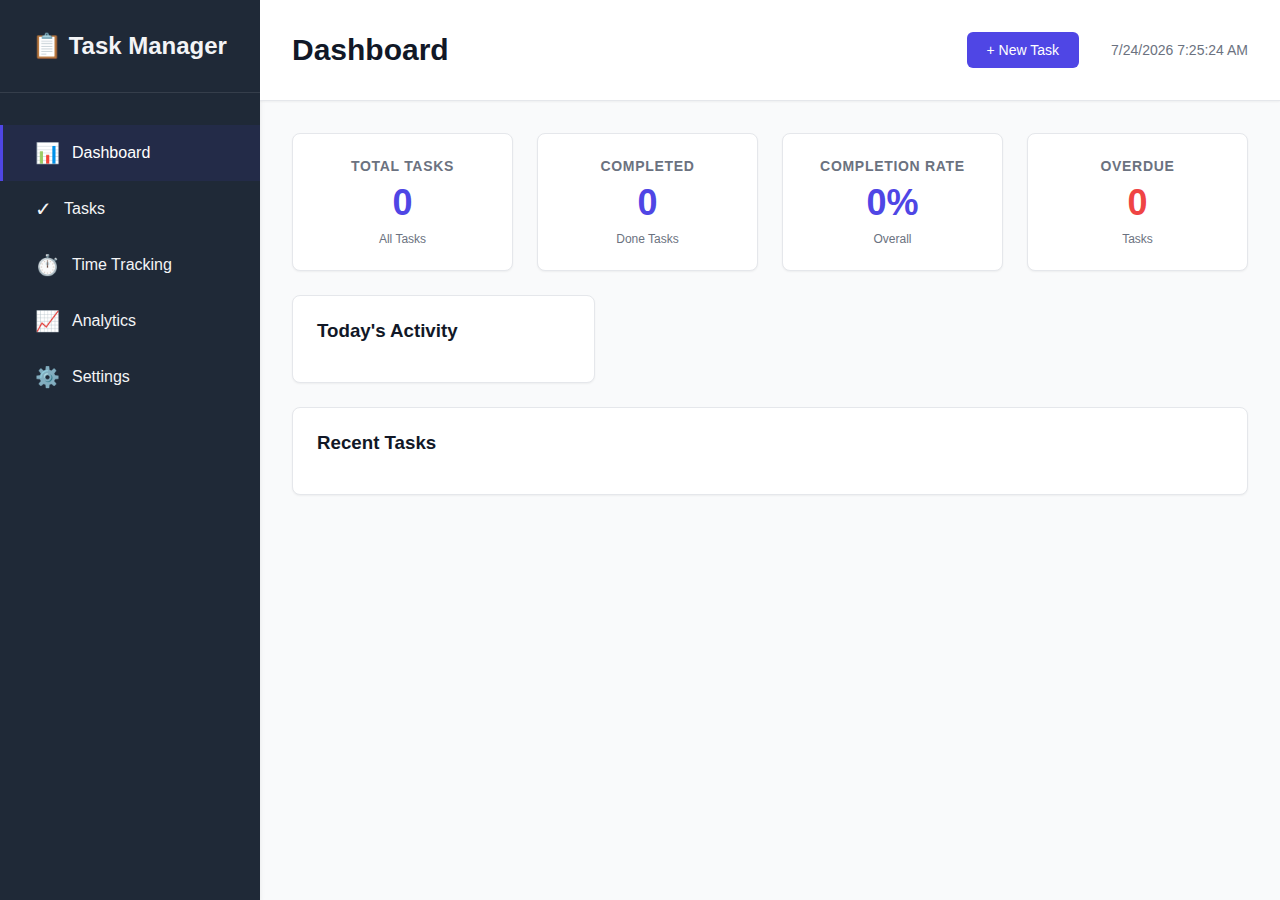
<file: templates/index.html>
<!DOCTYPE html>
<html lang="en">
<head>
    <meta charset="UTF-8">
    <meta name="viewport" content="width=device-width, initial-scale=1.0">
    <title>Task Management System</title>
    <link rel="stylesheet" href="/static/css/style.css">
</head>
<body>
    <div class="container">
        <!-- Sidebar Navigation -->
        <aside class="sidebar">
            <div class="logo">
                <h1>📋 Task Manager</h1>
            </div>
            <nav class="nav-menu">
                <a href="#dashboard" class="nav-link active" data-page="dashboard">
                    <span class="icon">📊</span> Dashboard
                </a>
                <a href="#tasks" class="nav-link" data-page="tasks">
                    <span class="icon">✓</span> Tasks
                </a>
                <a href="#time" class="nav-link" data-page="time">
                    <span class="icon">⏱️</span> Time Tracking
                </a>
                <a href="#analytics" class="nav-link" data-page="analytics">
                    <span class="icon">📈</span> Analytics
                </a>
                <a href="#settings" class="nav-link" data-page="settings">
                    <span class="icon">⚙️</span> Settings
                </a>
            </nav>
        </aside>

        <!-- Main Content -->
        <main class="main-content">
            <!-- Header -->
            <header class="header">
                <h2 id="page-title">Dashboard</h2>
                <div class="header-actions">
                    <button class="btn btn-primary" id="btn-new-task">+ New Task</button>
                    <div class="user-menu">
                        <span id="current-time"></span>
                    </div>
                </div>
            </header>

            <!-- Content Area -->
            <div class="content">
                <!-- Dashboard Page -->
                <div id="dashboardPage" class="page-content active">
                    <div class="dashboard-grid">
                        <!-- Summary Cards -->
                        <div class="card-grid">
                            <div class="card">
                                <h3>Total Tasks</h3>
                                <div class="stat-value" id="totalTasks">0</div>
                                <p class="stat-label">All Tasks</p>
                            </div>
                            <div class="card">
                                <h3>Completed</h3>
                                <div class="stat-value" id="completedTasks">0</div>
                                <p class="stat-label">Done Tasks</p>
                            </div>
                            <div class="card">
                                <h3>Completion Rate</h3>
                                <div class="stat-value" id="completionRate">0%</div>
                                <p class="stat-label">Overall</p>
                            </div>
                            <div class="card">
                                <h3>Overdue</h3>
                                <div class="stat-value danger" id="overdueTasks">0</div>
                                <p class="stat-label">Tasks</p>
                            </div>
                        </div>

                        <!-- Quick Stats -->
                        <div class="quick-stats">
                            <h3>Today's Activity</h3>
                            <div id="quickStatsList">
                                <!-- Populated by JS -->
                            </div>
                        </div>

                        <!-- Recent Tasks -->
                        <div class="recent-tasks">
                            <h3>Recent Tasks</h3>
                            <div id="recentTasksList" class="tasks-mini-list">
                                <!-- Populated by JS -->
                            </div>
                        </div>
                    </div>
                </div>

                <!-- Tasks Page -->
                <div id="tasksPage" class="page-content">
                    <div class="tasks-container">
                        <div class="filters">
                            <button class="filter-btn active" data-filter="all">All Tasks</button>
                            <button class="filter-btn" data-filter="not_started">Not Started</button>
                            <button class="filter-btn" data-filter="in_progress">In Progress</button>
                            <button class="filter-btn" data-filter="done">Done</button>
                            <button class="filter-btn" data-filter="blocked">Blocked</button>
                        </div>

                        <div id="tasksList" class="tasks-list">
                            <!-- Populated by JS -->
                        </div>
                    </div>
                </div>

                <!-- Time Tracking Page -->
                <div id="timePage" class="page-content">
                    <div class="time-tracking">
                        <div class="active-timers">
                            <h3>Active Timers</h3>
                            <div id="activeTimersList" class="timers-list">
                                <p class="empty">No active timers</p>
                            </div>
                        </div>

                        <div class="time-logs">
                            <h3>Time Breakdown</h3>
                            <div class="time-breakdown-container">
                                <div id="timeByPriority" class="breakdown-section">
                                    <h4>By Priority</h4>
                                    <div id="priorityBreakdown"></div>
                                </div>
                                <div id="timeByStatus" class="breakdown-section">
                                    <h4>By Status</h4>
                                    <div id="statusBreakdown"></div>
                                </div>
                            </div>

                            <h3>Recent Time Logs</h3>
                            <div id="timeLogsList" class="logs-list">
                                <!-- Populated by JS -->
                            </div>
                        </div>
                    </div>
                </div>

                <!-- Analytics Page -->
                <div id="analyticsPage" class="page-content">
                    <div class="analytics-container">
                        <div class="analytics-section">
                            <h3>Completion by Priority</h3>
                            <div id="priorityAnalysis" class="analysis-table">
                                <!-- Populated by JS -->
                            </div>
                        </div>

                        <div class="analytics-section">
                            <h3>Weekly Trend</h3>
                            <div id="weeklyTrend" class="trend-chart">
                                <!-- Populated by JS -->
                            </div>
                        </div>
                    </div>
                </div>

                <!-- Settings Page -->
                <div id="settingsPage" class="page-content">
                    <div class="settings-container">
                        <div class="settings-section">
                            <h3>Export Data</h3>
                            <div class="export-buttons">
                                <button class="btn btn-secondary" id="exportAll">Export All Tasks to Calendar</button>
                                <button class="btn btn-secondary" id="exportUndone">Export Undone Tasks</button>
                                <button class="btn btn-secondary" id="exportOverdue">Export Overdue Tasks</button>
                            </div>
                        </div>

                        <div class="settings-section">
                            <h3>Database</h3>
                            <div class="db-info" id="dbStats">
                                <!-- Populated by JS -->
                            </div>
                        </div>
                    </div>
                </div>
            </div>
        </main>
    </div>

    <!-- Modals -->
    <div id="taskModal" class="modal">
        <div class="modal-content">
            <span class="close">&times;</span>
            <h2 id="taskFormTitle">New Task</h2>
            <form id="taskForm">
                <input type="hidden" id="taskId">
                <div class="form-group">
                    <label>Title *</label>
                    <input type="text" id="taskTitle" required>
                </div>
                <div class="form-group">
                    <label>Description</label>
                    <textarea id="taskDescription"></textarea>
                </div>
                <div class="form-row">
                    <div class="form-group">
                        <label>Priority</label>
                        <select id="taskPriority">
                            <option value="low">Low</option>
                            <option value="medium" selected>Medium</option>
                            <option value="high">High</option>
                        </select>
                    </div>
                    <div class="form-group">
                        <label>Due Date</label>
                        <input type="date" id="taskDueDate">
                    </div>
                    <div class="form-group">
                        <label>Status</label>
                        <select id="taskStatus">
                            <option value="not_started">Not Started</option>
                            <option value="in_progress">In Progress</option>
                            <option value="blocked">Blocked</option>
                            <option value="done">Done</option>
                        </select>
                    </div>
                </div>
                <div class="form-actions">
                    <button type="submit" class="btn btn-primary">Save Task</button>
                    <button type="button" class="btn btn-secondary" id="closeModal">Cancel</button>
                </div>
            </form>
        </div>
    </div>

    <!-- Notification Toast -->
    <div id="toast" class="toast"></div>

    <script src="/static/js/app.js"></script>
</body>
</html>
</file>
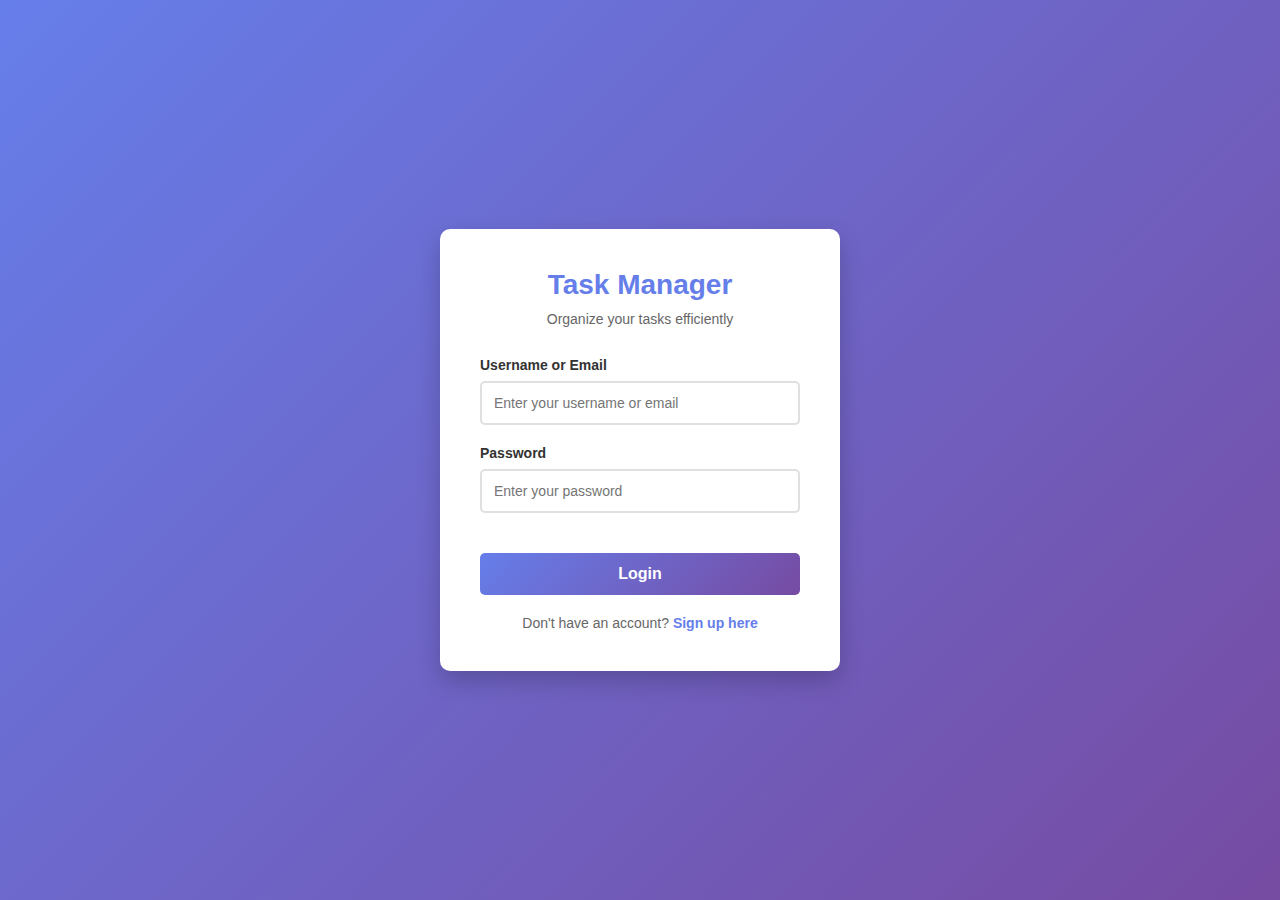
<file: templates/login.html>
<!DOCTYPE html>
<html lang="en">
<head>
    <meta charset="UTF-8">
    <meta name="viewport" content="width=device-width, initial-scale=1.0">
    <title>Login - Task Management System</title>
    <style>
        * {
            margin: 0;
            padding: 0;
            box-sizing: border-box;
        }
        
        body {
            font-family: 'Segoe UI', Tahoma, Geneva, Verdana, sans-serif;
            background: linear-gradient(135deg, #667eea 0%, #764ba2 100%);
            min-height: 100vh;
            display: flex;
            justify-content: center;
            align-items: center;
            padding: 20px;
        }
        
        .login-container {
            background: white;
            border-radius: 10px;
            box-shadow: 0 10px 25px rgba(0, 0, 0, 0.2);
            width: 100%;
            max-width: 400px;
            padding: 40px;
        }
        
        .logo {
            text-align: center;
            margin-bottom: 30px;
        }
        
        .logo h1 {
            color: #667eea;
            font-size: 28px;
            margin-bottom: 10px;
        }
        
        .logo p {
            color: #666;
            font-size: 14px;
        }
        
        .form-group {
            margin-bottom: 20px;
        }
        
        .form-group label {
            display: block;
            margin-bottom: 8px;
            color: #333;
            font-weight: 600;
            font-size: 14px;
        }
        
        .form-group input {
            width: 100%;
            padding: 12px;
            border: 2px solid #e0e0e0;
            border-radius: 5px;
            font-size: 14px;
            transition: border-color 0.3s;
        }
        
        .form-group input:focus {
            outline: none;
            border-color: #667eea;
        }
        
        .login-button {
            width: 100%;
            padding: 12px;
            background: linear-gradient(135deg, #667eea 0%, #764ba2 100%);
            color: white;
            border: none;
            border-radius: 5px;
            font-size: 16px;
            font-weight: 600;
            cursor: pointer;
            transition: transform 0.2s, box-shadow 0.2s;
            margin-top: 20px;
        }
        
        .login-button:hover {
            transform: translateY(-2px);
            box-shadow: 0 5px 15px rgba(102, 126, 234, 0.4);
        }
        
        .login-button:active {
            transform: translateY(0);
        }
        
        .message {
            text-align: center;
            margin-top: 20px;
            padding: 12px;
            border-radius: 5px;
            font-size: 14px;
        }
        
        .success {
            background: #d4edda;
            color: #155724;
            border: 1px solid #c3e6cb;
        }
        
        .error {
            background: #f8d7da;
            color: #721c24;
            border: 1px solid #f5c6cb;
        }
        
        .footer {
            text-align: center;
            margin-top: 20px;
            font-size: 14px;
            color: #666;
        }
        
        .footer a {
            color: #667eea;
            text-decoration: none;
            font-weight: 600;
        }
        
        .footer a:hover {
            text-decoration: underline;
        }
        
        .loading {
            display: none;
            text-align: center;
            color: #667eea;
            font-size: 14px;
            margin-top: 10px;
        }
    </style>
</head>
<body>
    <div class="login-container">
        <div class="logo">
            <h1>Task Manager</h1>
            <p>Organize your tasks efficiently</p>
        </div>
        
        <form id="loginForm">
            <div class="form-group">
                <label for="username">Username or Email</label>
                <input 
                    type="text" 
                    id="username" 
                    name="username" 
                    placeholder="Enter your username or email"
                    required
                >
            </div>
            
            <div class="form-group">
                <label for="password">Password</label>
                <input 
                    type="password" 
                    id="password" 
                    name="password" 
                    placeholder="Enter your password"
                    required
                >
            </div>
            
            <button type="submit" class="login-button">Login</button>
            <div class="loading" id="loading">Logging in...</div>
        </form>
        
        <div id="message"></div>
        
        <div class="footer">
            Don't have an account? <a href="/signup">Sign up here</a>
        </div>
    </div>
    
    <script>
        document.getElementById('loginForm').addEventListener('submit', async (e) => {
            e.preventDefault();
            
            const username = document.getElementById('username').value;
            const password = document.getElementById('password').value;
            const messageDiv = document.getElementById('message');
            const loadingDiv = document.getElementById('loading');
            
            loadingDiv.style.display = 'block';
            messageDiv.innerHTML = '';
            
            try {
                const response = await fetch('/api/auth/login', {
                    method: 'POST',
                    headers: {
                        'Content-Type': 'application/json'
                    },
                    body: JSON.stringify({ username, password })
                });
                
                const data = await response.json();
                
                if (response.ok) {
                    messageDiv.innerHTML = `<div class="message success">${data.message}</div>`;
                    // Store token if provided
                    if (data.token) {
                        localStorage.setItem('authToken', data.token);
                    }
                    // Redirect to dashboard
                    setTimeout(() => {
                        window.location.href = '/';
                    }, 1000);
                } else {
                    messageDiv.innerHTML = `<div class="message error">${data.message}</div>`;
                }
            } catch (error) {
                messageDiv.innerHTML = `<div class="message error">Connection error. Please try again.</div>`;
                console.error('Error:', error);
            } finally {
                loadingDiv.style.display = 'none';
            }
        });
    </script>
</body>
</html>
</file>
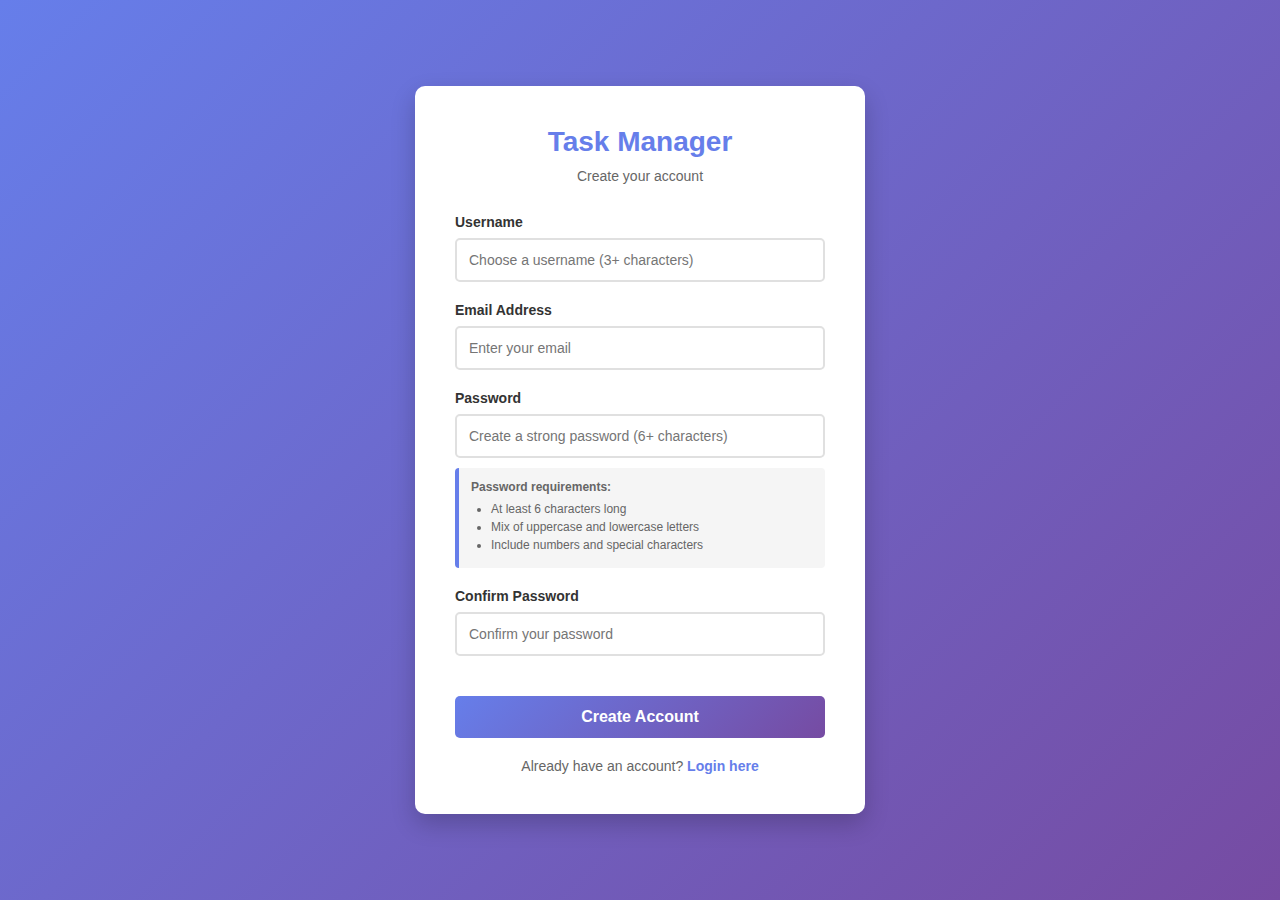
<file: templates/signup.html>
<!DOCTYPE html>
<html lang="en">
<head>
    <meta charset="UTF-8">
    <meta name="viewport" content="width=device-width, initial-scale=1.0">
    <title>Sign Up - Task Management System</title>
    <style>
        * {
            margin: 0;
            padding: 0;
            box-sizing: border-box;
        }
        
        body {
            font-family: 'Segoe UI', Tahoma, Geneva, Verdana, sans-serif;
            background: linear-gradient(135deg, #667eea 0%, #764ba2 100%);
            min-height: 100vh;
            display: flex;
            justify-content: center;
            align-items: center;
            padding: 20px;
        }
        
        .signup-container {
            background: white;
            border-radius: 10px;
            box-shadow: 0 10px 25px rgba(0, 0, 0, 0.2);
            width: 100%;
            max-width: 450px;
            padding: 40px;
        }
        
        .logo {
            text-align: center;
            margin-bottom: 30px;
        }
        
        .logo h1 {
            color: #667eea;
            font-size: 28px;
            margin-bottom: 10px;
        }
        
        .logo p {
            color: #666;
            font-size: 14px;
        }
        
        .form-group {
            margin-bottom: 20px;
        }
        
        .form-group label {
            display: block;
            margin-bottom: 8px;
            color: #333;
            font-weight: 600;
            font-size: 14px;
        }
        
        .form-group input {
            width: 100%;
            padding: 12px;
            border: 2px solid #e0e0e0;
            border-radius: 5px;
            font-size: 14px;
            transition: border-color 0.3s;
        }
        
        .form-group input:focus {
            outline: none;
            border-color: #667eea;
        }
        
        .password-requirements {
            background: #f5f5f5;
            border-left: 4px solid #667eea;
            padding: 12px;
            margin-top: 10px;
            border-radius: 4px;
            font-size: 12px;
            color: #666;
        }
        
        .password-requirements ul {
            margin-left: 20px;
            margin-top: 8px;
        }
        
        .password-requirements li {
            margin-bottom: 4px;
        }
        
        .signup-button {
            width: 100%;
            padding: 12px;
            background: linear-gradient(135deg, #667eea 0%, #764ba2 100%);
            color: white;
            border: none;
            border-radius: 5px;
            font-size: 16px;
            font-weight: 600;
            cursor: pointer;
            transition: transform 0.2s, box-shadow 0.2s;
            margin-top: 20px;
        }
        
        .signup-button:hover {
            transform: translateY(-2px);
            box-shadow: 0 5px 15px rgba(102, 126, 234, 0.4);
        }
        
        .signup-button:active {
            transform: translateY(0);
        }
        
        .message {
            text-align: center;
            margin-top: 20px;
            padding: 12px;
            border-radius: 5px;
            font-size: 14px;
        }
        
        .success {
            background: #d4edda;
            color: #155724;
            border: 1px solid #c3e6cb;
        }
        
        .error {
            background: #f8d7da;
            color: #721c24;
            border: 1px solid #f5c6cb;
        }
        
        .footer {
            text-align: center;
            margin-top: 20px;
            font-size: 14px;
            color: #666;
        }
        
        .footer a {
            color: #667eea;
            text-decoration: none;
            font-weight: 600;
        }
        
        .footer a:hover {
            text-decoration: underline;
        }
        
        .loading {
            display: none;
            text-align: center;
            color: #667eea;
            font-size: 14px;
            margin-top: 10px;
        }
    </style>
</head>
<body>
    <div class="signup-container">
        <div class="logo">
            <h1>Task Manager</h1>
            <p>Create your account</p>
        </div>
        
        <form id="signupForm">
            <div class="form-group">
                <label for="username">Username</label>
                <input 
                    type="text" 
                    id="username" 
                    name="username" 
                    placeholder="Choose a username (3+ characters)"
                    required
                    minlength="3"
                >
            </div>
            
            <div class="form-group">
                <label for="email">Email Address</label>
                <input 
                    type="email" 
                    id="email" 
                    name="email" 
                    placeholder="Enter your email"
                    required
                >
            </div>
            
            <div class="form-group">
                <label for="password">Password</label>
                <input 
                    type="password" 
                    id="password" 
                    name="password" 
                    placeholder="Create a strong password (6+ characters)"
                    required
                    minlength="6"
                >
                <div class="password-requirements">
                    <strong>Password requirements:</strong>
                    <ul>
                        <li>At least 6 characters long</li>
                        <li>Mix of uppercase and lowercase letters</li>
                        <li>Include numbers and special characters</li>
                    </ul>
                </div>
            </div>
            
            <div class="form-group">
                <label for="confirmPassword">Confirm Password</label>
                <input 
                    type="password" 
                    id="confirmPassword" 
                    name="confirmPassword" 
                    placeholder="Confirm your password"
                    required
                >
            </div>
            
            <button type="submit" class="signup-button">Create Account</button>
            <div class="loading" id="loading">Creating account...</div>
        </form>
        
        <div id="message"></div>
        
        <div class="footer">
            Already have an account? <a href="/login">Login here</a>
        </div>
    </div>
    
    <script>
        document.getElementById('signupForm').addEventListener('submit', async (e) => {
            e.preventDefault();
            
            const username = document.getElementById('username').value;
            const email = document.getElementById('email').value;
            const password = document.getElementById('password').value;
            const confirmPassword = document.getElementById('confirmPassword').value;
            const messageDiv = document.getElementById('message');
            const loadingDiv = document.getElementById('loading');
            
            // Validate passwords match
            if (password !== confirmPassword) {
                messageDiv.innerHTML = `<div class="message error">Passwords do not match</div>`;
                return;
            }
            
            loadingDiv.style.display = 'block';
            messageDiv.innerHTML = '';
            
            try {
                const response = await fetch('/api/auth/signup', {
                    method: 'POST',
                    headers: {
                        'Content-Type': 'application/json'
                    },
                    body: JSON.stringify({ username, email, password })
                });
                
                const data = await response.json();
                
                if (response.ok) {
                    messageDiv.innerHTML = `<div class="message success">${data.message}</div>`;
                    // Redirect to login after success
                    setTimeout(() => {
                        window.location.href = '/login';
                    }, 1500);
                } else {
                    messageDiv.innerHTML = `<div class="message error">${data.message}</div>`;
                }
            } catch (error) {
                messageDiv.innerHTML = `<div class="message error">Connection error. Please try again.</div>`;
                console.error('Error:', error);
            } finally {
                loadingDiv.style.display = 'none';
            }
        });
    </script>
</body>
</html>
</file>
<file: static/css/style.css>
/* Task Management System - Stylesheet */

:root {
    --primary-color: #4f46e5;
    --secondary-color: #6b7280;
    --danger-color: #ef4444;
    --success-color: #10b981;
    --warning-color: #f59e0b;
    --light-bg: #f9fafb;
    --card-bg: #ffffff;
    --border-color: #e5e7eb;
    --text-primary: #111827;
    --text-secondary: #6b7280;
    --sidebar-bg: #1f2937;
    --sidebar-text: #f3f4f6;
    
    --shadow-sm: 0 1px 2px 0 rgba(0, 0, 0, 0.05);
    --shadow-md: 0 4px 6px -1px rgba(0, 0, 0, 0.1);
    --shadow-lg: 0 10px 15px -3px rgba(0, 0, 0, 0.1);
}

* {
    margin: 0;
    padding: 0;
    box-sizing: border-box;
}

html, body {
    height: 100%;
    font-family: -apple-system, BlinkMacSystemFont, 'Segoe UI', 'Roboto', 'Helvetica', 'Arial', sans-serif;
    background-color: var(--light-bg);
    color: var(--text-primary);
}

/* Main Layout */
.container {
    display: flex;
    height: 100vh;
}

/* Sidebar */
.sidebar {
    width: 260px;
    background-color: var(--sidebar-bg);
    color: var(--sidebar-text);
    padding: 2rem 0;
    overflow-y: auto;
    box-shadow: var(--shadow-md);
}

.sidebar .logo {
    padding: 0 2rem 2rem;
    border-bottom: 1px solid rgba(255, 255, 255, 0.1);
}

.sidebar .logo h1 {
    font-size: 1.5rem;
    font-weight: 700;
}

.nav-menu {
    margin-top: 2rem;
}

.nav-link {
    display: flex;
    align-items: center;
    padding: 1rem 2rem;
    color: var(--sidebar-text);
    text-decoration: none;
    transition: all 0.3s ease;
    border-left: 3px solid transparent;
}

.nav-link:hover {
    background-color: rgba(255, 255, 255, 0.1);
    border-left-color: var(--primary-color);
}

.nav-link.active {
    background-color: rgba(79, 70, 229, 0.1);
    border-left-color: var(--primary-color);
    color: #fff;
}

.nav-link .icon {
    margin-right: 0.75rem;
    font-size: 1.25rem;
}

/* Main Content */
.main-content {
    flex: 1;
    display: flex;
    flex-direction: column;
    overflow: hidden;
}

/* Header */
.header {
    background-color: var(--card-bg);
    padding: 2rem;
    border-bottom: 1px solid var(--border-color);
    display: flex;
    justify-content: space-between;
    align-items: center;
    box-shadow: var(--shadow-sm);
}

.header h2 {
    font-size: 1.875rem;
    color: var(--text-primary);
}

.header-actions {
    display: flex;
    align-items: center;
    gap: 2rem;
}

#current-time {
    color: var(--text-secondary);
    font-size: 0.875rem;
}

/* Content Area */
.content {
    flex: 1;
    overflow-y: auto;
    padding: 2rem;
}

.page-content {
    display: none;
}

.page-content.active {
    display: block;
    animation: fadeIn 0.3s ease;
}

@keyframes fadeIn {
    from {
        opacity: 0;
        transform: translateY(10px);
    }
    to {
        opacity: 1;
        transform: translateY(0);
    }
}

/* Dashboard Grid */
.dashboard-grid {
    display: grid;
    grid-template-columns: repeat(auto-fit, minmax(250px, 1fr));
    gap: 1.5rem;
}

.card-grid {
    display: grid;
    grid-template-columns: repeat(auto-fit, minmax(200px, 1fr));
    gap: 1.5rem;
    grid-column: 1 / -1;
}

.card {
    background: var(--card-bg);
    padding: 1.5rem;
    border-radius: 0.5rem;
    box-shadow: var(--shadow-sm);
    border: 1px solid var(--border-color);
    text-align: center;
    transition: all 0.3s ease;
}

.card:hover {
    box-shadow: var(--shadow-md);
    border-color: var(--primary-color);
}

.card h3 {
    font-size: 0.875rem;
    color: var(--text-secondary);
    text-transform: uppercase;
    letter-spacing: 0.05em;
    margin-bottom: 0.5rem;
}

.stat-value {
    font-size: 2.25rem;
    font-weight: 700;
    color: var(--primary-color);
    margin: 0.5rem 0;
}

.stat-value.danger {
    color: var(--danger-color);
}

.stat-value.success {
    color: var(--success-color);
}

.stat-label {
    font-size: 0.75rem;
    color: var(--text-secondary);
}

/* Quick Stats */
.quick-stats {
    background: var(--card-bg);
    padding: 1.5rem;
    border-radius: 0.5rem;
    box-shadow: var(--shadow-sm);
    border: 1px solid var(--border-color);
}

.quick-stats h3 {
    margin-bottom: 1rem;
    color: var(--text-primary);
}

.stat-row {
    display: flex;
    justify-content: space-between;
    padding: 0.75rem 0;
    border-bottom: 1px solid var(--border-color);
}

.stat-row:last-child {
    border-bottom: none;
}

.stat-row span:last-child {
    font-weight: 600;
    color: var(--primary-color);
}

/* Recent Tasks */
.recent-tasks {
    background: var(--card-bg);
    padding: 1.5rem;
    border-radius: 0.5rem;
    box-shadow: var(--shadow-sm);
    border: 1px solid var(--border-color);
    grid-column: 1 / -1;
}

.recent-tasks h3 {
    margin-bottom: 1rem;
    color: var(--text-primary);
}

.tasks-mini-list {
    display: flex;
    flex-direction: column;
    gap: 0.5rem;
}

.task-mini-item {
    padding: 0.75rem;
    background: var(--light-bg);
    border-radius: 0.25rem;
    display: flex;
    justify-content: space-between;
    align-items: center;
    border-left: 3px solid var(--primary-color);
}

.task-mini-item.high {
    border-left-color: var(--danger-color);
}

.task-mini-item.medium {
    border-left-color: var(--warning-color);
}

.task-mini-item.low {
    border-left-color: var(--success-color);
}

/* Tasks Container */
.tasks-container {
    background: var(--card-bg);
    border-radius: 0.5rem;
    box-shadow: var(--shadow-sm);
    border: 1px solid var(--border-color);
    overflow: hidden;
}

.filters {
    display: flex;
    gap: 0.5rem;
    padding: 1.5rem;
    border-bottom: 1px solid var(--border-color);
    flex-wrap: wrap;
}

.filter-btn {
    padding: 0.5rem 1rem;
    border: 1px solid var(--border-color);
    background: var(--light-bg);
    color: var(--text-primary);
    border-radius: 0.25rem;
    cursor: pointer;
    transition: all 0.3s ease;
    font-size: 0.875rem;
}

.filter-btn:hover {
    border-color: var(--primary-color);
    background: var(--card-bg);
}

.filter-btn.active {
    background: var(--primary-color);
    color: white;
    border-color: var(--primary-color);
}

.tasks-list {
    padding: 1.5rem;
    display: flex;
    flex-direction: column;
    gap: 1rem;
}

.task-item {
    padding: 1rem;
    background: var(--light-bg);
    border-radius: 0.25rem;
    border-left: 3px solid var(--primary-color);
    display: flex;
    justify-content: space-between;
    align-items: center;
    transition: all 0.3s ease;
}

.task-item:hover {
    box-shadow: var(--shadow-sm);
}

.task-item.high {
    border-left-color: var(--danger-color);
}

.task-item.medium {
    border-left-color: var(--warning-color);
}

.task-item.low {
    border-left-color: var(--success-color);
}

.task-item.done {
    opacity: 0.6;
    text-decoration: line-through;
}

.task-content {
    flex: 1;
}

.task-title {
    font-weight: 600;
    margin-bottom: 0.25rem;
}

.task-meta {
    font-size: 0.875rem;
    color: var(--text-secondary);
}

.task-actions {
    display: flex;
    gap: 0.5rem;
}

.task-btn {
    padding: 0.25rem 0.75rem;
    background: var(--primary-color);
    color: white;
    border: none;
    border-radius: 0.25rem;
    cursor: pointer;
    font-size: 0.75rem;
    transition: all 0.3s ease;
}

.task-btn:hover {
    opacity: 0.9;
}

.task-btn.active {
    background: var(--success-color);
    opacity: 0.8;
}

.task-btn.danger {
    background: var(--danger-color);
}

/* Time Tracking */
.time-tracking {
    display: grid;
    grid-template-columns: 1fr 1fr;
    gap: 2rem;
}

.active-timers,
.time-logs {
    background: var(--card-bg);
    padding: 1.5rem;
    border-radius: 0.5rem;
    box-shadow: var(--shadow-sm);
    border: 1px solid var(--border-color);
}

.active-timers h3,
.time-logs h3 {
    margin-bottom: 1rem;
}

.timers-list {
    display: flex;
    flex-direction: column;
    gap: 1rem;
}

.timer-item {
    padding: 1rem;
    background: var(--light-bg);
    border-radius: 0.25rem;
    border-left: 3px solid var(--success-color);
}

.timer-title {
    font-weight: 600;
    margin-bottom: 0.5rem;
}

.timer-elapsed {
    font-size: 1.5rem;
    font-weight: 700;
    color: var(--success-color);
    margin-bottom: 0.5rem;
}

.timer-actions {
    display: flex;
    gap: 0.5rem;
}

.empty {
    color: var(--text-secondary);
    font-style: italic;
    padding: 2rem 0;
    text-align: center;
}

.time-breakdown-container {
    display: grid;
    grid-template-columns: 1fr 1fr;
    gap: 1rem;
}

.breakdown-section {
    padding: 1rem;
    background: var(--light-bg);
    border-radius: 0.25rem;
}

.breakdown-section h4 {
    margin-bottom: 1rem;
    font-size: 0.875rem;
    color: var(--text-secondary);
    text-transform: uppercase;
}

.breakdown-item {
    display: flex;
    justify-content: space-between;
    margin-bottom: 0.5rem;
    font-size: 0.875rem;
}

.breakdown-bar {
    width: 100%;
    height: 6px;
    background: var(--border-color);
    border-radius: 3px;
    overflow: hidden;
    margin: 0.5rem 0;
}

.breakdown-bar-fill {
    height: 100%;
    background: var(--primary-color);
    transition: width 0.3s ease;
}

/* Analytics */
.analytics-container {
    display: grid;
    grid-template-columns: repeat(auto-fit, minmax(400px, 1fr));
    gap: 2rem;
}

.analytics-section {
    background: var(--card-bg);
    padding: 1.5rem;
    border-radius: 0.5rem;
    box-shadow: var(--shadow-sm);
    border: 1px solid var(--border-color);
}

.analytics-section h3 {
    margin-bottom: 1rem;
}

.analysis-table,
.time-table {
    display: flex;
    flex-direction: column;
    gap: 1rem;
}

.analysis-row {
    display: grid;
    grid-template-columns: 1fr auto auto auto auto;
    gap: 1rem;
    padding: 0.75rem;
    background: var(--light-bg);
    border-radius: 0.25rem;
    font-size: 0.875rem;
    align-items: center;
}

.analysis-row-header {
    font-weight: 600;
    border-bottom: 2px solid var(--border-color);
}

.progress-bar {
    height: 8px;
    background: var(--border-color);
    border-radius: 4px;
    overflow: hidden;
}

.progress-bar-fill {
    height: 100%;
    background: var(--primary-color);
    transition: width 0.3s ease;
}

.trend-chart {
    display: flex;
    flex-direction: column;
    gap: 1rem;
}

.trend-bar {
    display: flex;
    align-items: center;
    gap: 1rem;
}

.trend-date {
    width: 80px;
    font-size: 0.875rem;
    color: var(--text-secondary);
}

.trend-bars {
    flex: 1;
    display: flex;
    gap: 0.5rem;
    height: 20px;
}

.trend-segment {
    background: var(--primary-color);
    border-radius: 2px;
    min-width: 3px;
}

.trend-count {
    width: 40px;
    text-align: right;
    font-weight: 600;
}

/* Buttons */
.btn {
    padding: 0.625rem 1.25rem;
    border: none;
    border-radius: 0.375rem;
    font-size: 0.875rem;
    font-weight: 500;
    cursor: pointer;
    transition: all 0.3s ease;
    display: inline-flex;
    align-items: center;
    gap: 0.5rem;
}

.btn-primary {
    background: var(--primary-color);
    color: white;
}

.btn-primary:hover {
    background: #4338ca;
    box-shadow: var(--shadow-md);
}

.btn-secondary {
    background: var(--secondary-color);
    color: white;
}

.btn-secondary:hover {
    background: #4b5563;
}

.btn-danger {
    background: var(--danger-color);
    color: white;
}

.btn-danger:hover {
    background: #dc2626;
}

.btn-success {
    background: var(--success-color);
    color: white;
}

.btn-success:hover {
    background: #059669;
}

.btn:disabled {
    opacity: 0.5;
    cursor: not-allowed;
}

/* Forms */
.form-group {
    margin-bottom: 1.5rem;
}

.form-group label {
    display: block;
    margin-bottom: 0.5rem;
    font-weight: 500;
    color: var(--text-primary);
}

.form-group input,
.form-group textarea,
.form-group select {
    width: 100%;
    padding: 0.625rem;
    border: 1px solid var(--border-color);
    border-radius: 0.375rem;
    font-size: 0.875rem;
    font-family: inherit;
    transition: all 0.3s ease;
}

.form-group input:focus,
.form-group textarea:focus,
.form-group select:focus {
    outline: none;
    border-color: var(--primary-color);
    box-shadow: 0 0 0 3px rgba(79, 70, 229, 0.1);
}

.form-row {
    display: grid;
    grid-template-columns: 1fr 1fr;
    gap: 1rem;
}

.form-actions {
    display: flex;
    gap: 1rem;
    justify-content: flex-end;
}

/* Modals */
.modal {
    display: none;
    position: fixed;
    z-index: 1000;
    left: 0;
    top: 0;
    width: 100%;
    height: 100%;
    background: rgba(0, 0, 0, 0.5);
    animation: fadeIn 0.3s ease;
}

.modal.show {
    display: flex;
    align-items: center;
    justify-content: center;
}

.modal-content {
    background: var(--card-bg);
    padding: 2rem;
    border-radius: 0.5rem;
    width: 90%;
    max-width: 500px;
    box-shadow: var(--shadow-lg);
}

.modal-content h2 {
    margin-bottom: 1.5rem;
    color: var(--text-primary);
}

.close {
    position: absolute;
    right: 1rem;
    top: 1rem;
    font-size: 1.5rem;
    cursor: pointer;
    color: var(--text-secondary);
}

.close:hover {
    color: var(--text-primary);
}

/* Toast Notifications */
.toast {
    position: fixed;
    bottom: 2rem;
    right: 2rem;
    padding: 1rem 1.5rem;
    background: var(--primary-color);
    color: white;
    border-radius: 0.375rem;
    box-shadow: var(--shadow-lg);
    max-width: 300px;
    display: none;
    animation: slideIn 0.3s ease;
    z-index: 2000;
}

.toast.show {
    display: block;
}

.toast.success {
    background: var(--success-color);
}

.toast.error {
    background: var(--danger-color);
}

.toast.warning {
    background: var(--warning-color);
}

@keyframes slideIn {
    from {
        transform: translateX(400px);
        opacity: 0;
    }
    to {
        transform: translateX(0);
        opacity: 1;
    }
}

/* Settings */
.settings-container {
    display: grid;
    grid-template-columns: repeat(auto-fit, minmax(400px, 1fr));
    gap: 2rem;
}

.settings-section {
    background: var(--card-bg);
    padding: 1.5rem;
    border-radius: 0.5rem;
    box-shadow: var(--shadow-sm);
    border: 1px solid var(--border-color);
}

.settings-section h3 {
    margin-bottom: 1rem;
}

.export-buttons {
    display: flex;
    flex-direction: column;
    gap: 0.75rem;
}

.db-info {
    display: grid;
    gap: 0.75rem;
}

.db-row {
    display: flex;
    justify-content: space-between;
    padding: 0.75rem;
    background: var(--light-bg);
    border-radius: 0.25rem;
    font-size: 0.875rem;
}

.db-row strong {
    color: var(--text-primary);
}

.db-row span {
    color: var(--primary-color);
    font-weight: 600;
}

/* Responsive Design */
@media (max-width: 768px) {
    .container {
        flex-direction: column;
    }

    .sidebar {
        width: 100%;
        padding: 1rem 0;
        display: flex;
        overflow-x: auto;
    }

    .sidebar .logo {
        display: none;
    }

    .nav-menu {
        display: flex;
        margin-top: 0;
        width: 100%;
    }

    .nav-link {
        padding: 0.75rem 1rem;
        flex-direction: column;
        font-size: 0.75rem;
    }

    .nav-link .icon {
        margin-right: 0;
        margin-bottom: 0.25rem;
    }

    .header {
        flex-direction: column;
        gap: 1rem;
        align-items: flex-start;
    }

    .header-actions {
        width: 100%;
        justify-content: space-between;
    }

    .dashboard-grid,
    .card-grid {
        grid-template-columns: 1fr;
    }

    .time-tracking,
    .time-breakdown-container,
    .analytics-container {
        grid-template-columns: 1fr;
    }

    .analysis-row {
        grid-template-columns: 1fr;
        gap: 0.5rem;
    }

    .form-row {
        grid-template-columns: 1fr;
    }

    .modal-content {
        width: 95%;
        max-width: 100%;
    }

    .toast {
        right: 1rem;
        left: 1rem;
        bottom: 1rem;
        max-width: none;
    }
}

/* Scrollbar Styling */
::-webkit-scrollbar {
    width: 8px;
    height: 8px;
}

::-webkit-scrollbar-track {
    background: var(--light-bg);
}

::-webkit-scrollbar-thumb {
    background: var(--border-color);
    border-radius: 4px;
}

::-webkit-scrollbar-thumb:hover {
    background: var(--secondary-color);
}

/* Loading Animation */
.loading {
    display: inline-block;
    width: 20px;
    height: 20px;
    border: 3px solid var(--border-color);
    border-top-color: var(--primary-color);
    border-radius: 50%;
    animation: spin 1s linear infinite;
}

@keyframes spin {
    to {
        transform: rotate(360deg);
    }
}
</file>
